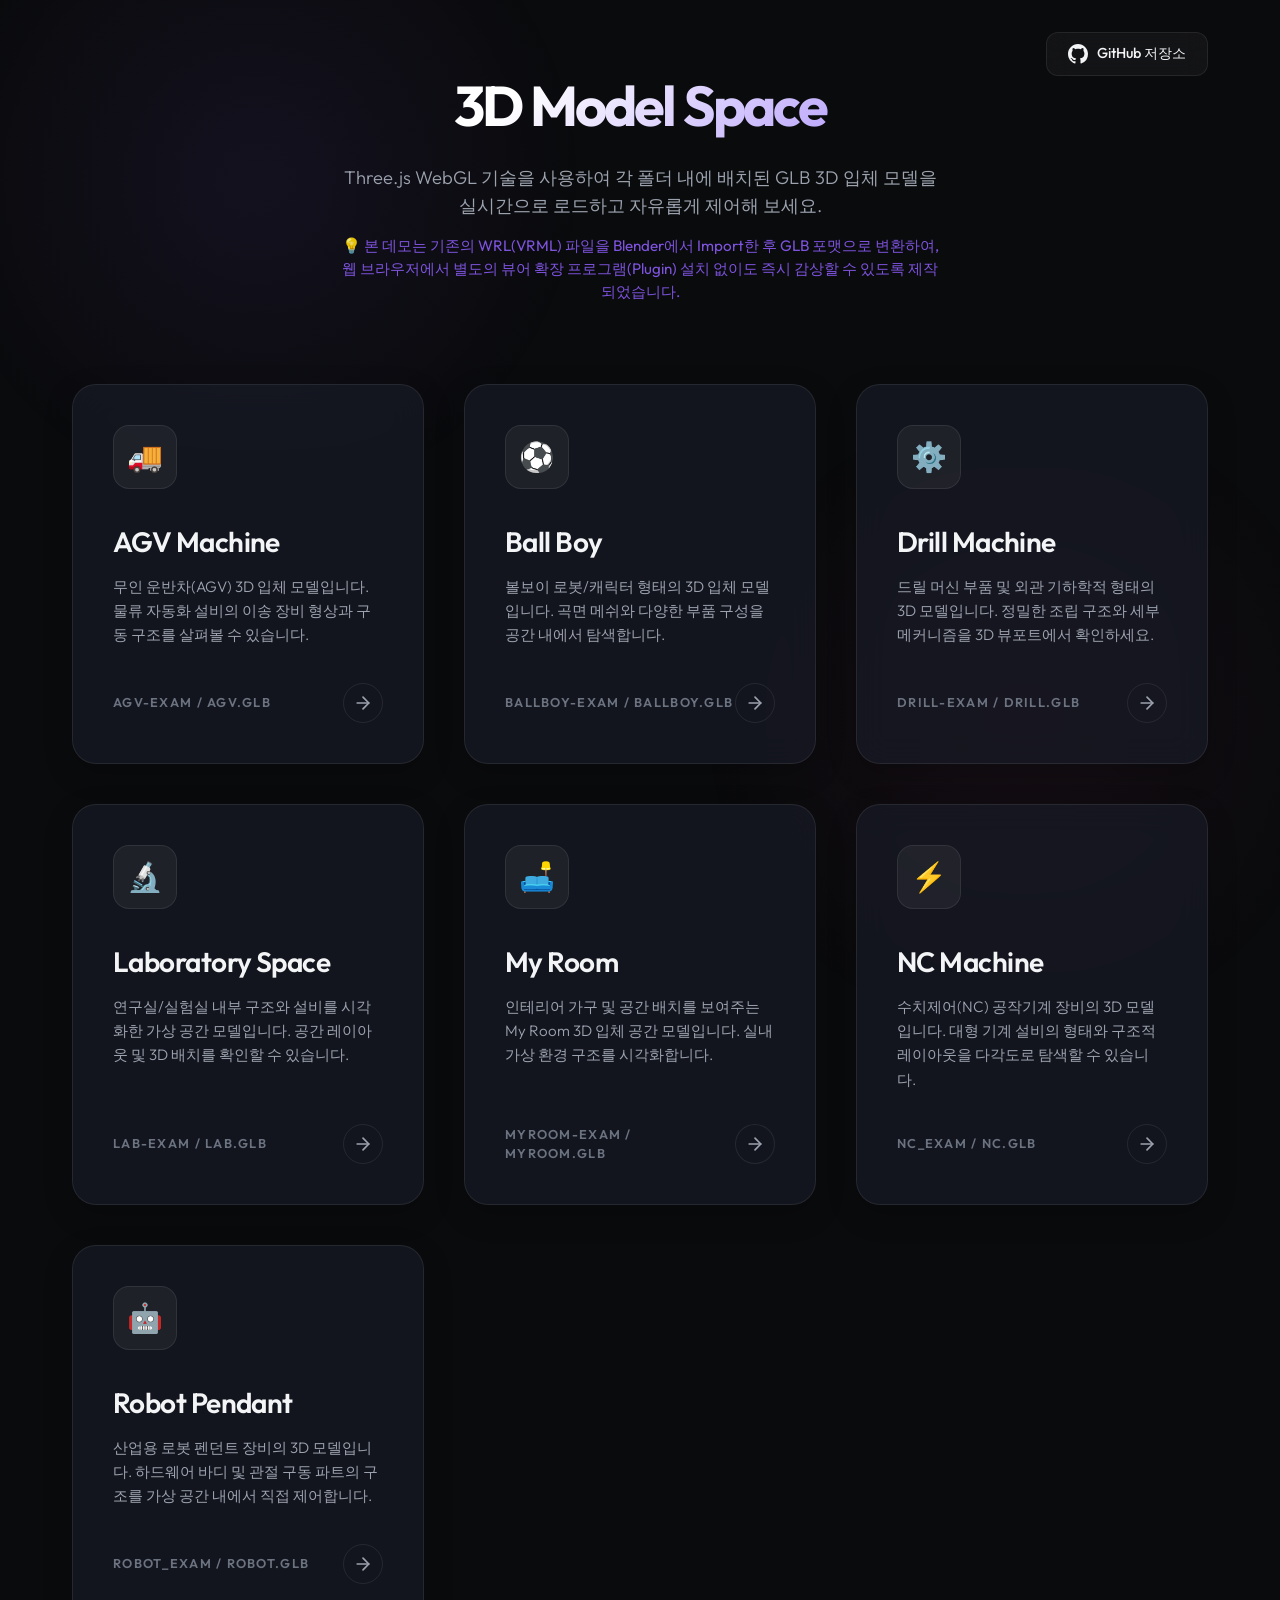
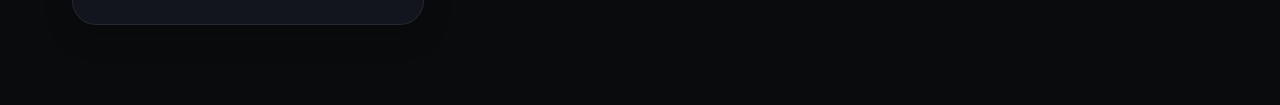
<file: demo/index.html>
<!-- 3D 모델 선택을 위한 메인 대시보드 페이지 -->
<!DOCTYPE html>
<html lang="ko">
<head>
    <meta charset="UTF-8">
    <meta name="viewport" content="width=device-width, initial-scale=1.0">
    <title>3D Model Space - Three.js Viewer</title>
    <link rel="stylesheet" href="style.css">
</head>
<body>
    <div class="bg-glow"></div>
    <div class="bg-glow-alt"></div>

    <div class="dashboard-container">
        <!-- GitHub Link Button -->
        <a href="https://github.com/ethanjoh/3d_navigation" class="github-link">
            <svg height="20" width="20" viewBox="0 0 16 16" version="1.1" aria-hidden="true">
                <path fill-rule="evenodd" d="M8 0C3.58 0 0 3.58 0 8c0 3.54 2.29 6.53 5.47 7.59.4.07.55-.17.55-.38 0-.19-.01-.82-.01-1.49-2.01.37-2.53-.49-2.69-.94-.09-.23-.48-.94-.82-1.13-.28-.15-.68-.52-.01-.53.63-.01 1.08.58 1.23.82.72 1.21 1.87.87 2.33.66.07-.52.28-.87.51-1.07-1.78-.2-3.64-.89-3.64-3.95 0-.87.31-1.59.82-2.15-.08-.2-.36-1.02.08-2.12 0 0 .67-.21 2.2.82.64-.18 1.32-.27 2-.27.68 0 1.36.09 2 .27 1.53-1.04 2.2-.82 2.2-.82.44 1.1.16 1.92.08 2.12.51.56.82 1.27.82 2.15 0 3.07-1.87 3.75-3.65 3.95.29.25.54.73.54 1.48 0 1.07-.01 1.93-.01 2.2 0 .21.15.46.55.38A8.013 8.013 0 0016 8c0-4.42-3.58-8-8-8z"></path>
            </svg>
            GitHub 저장소
        </a>

        <header class="header">
            <h1>3D Model Space</h1>
            <p>Three.js WebGL 기술을 사용하여 각 폴더 내에 배치된 GLB 3D 입체 모델을 실시간으로 로드하고 자유롭게 제어해 보세요.</p>
            <p class="header-notice" style="margin-top: 1rem; font-size: 0.95rem; color: var(--accent-primary); font-weight: 400; opacity: 0.9;">
                💡 본 데모는 기존의 WRL(VRML) 파일을 Blender에서 Import한 후 GLB 포맷으로 변환하여, 웹 브라우저에서 별도의 뷰어 확장 프로그램(Plugin) 설치 없이도 즉시 감상할 수 있도록 제작되었습니다.
            </p>
        </header>

        <main class="grid">
            <!-- AGV Machine Card -->
            <a href="viewer.html?model=agv" class="card">
                <div class="card-content">
                    <div class="card-icon">🚚</div>
                    <h2 class="card-title">AGV Machine</h2>
                    <p class="card-desc">무인 운반차(AGV) 3D 입체 모델입니다. 물류 자동화 설비의 이송 장비 형상과 구동 구조를 살펴볼 수 있습니다.</p>
                </div>
                <div class="card-footer">
                    <span class="card-tag">agv-exam / agv.glb</span>
                    <div class="card-arrow">
                        <svg width="20" height="20" viewBox="0 0 24 24" fill="none" stroke="currentColor" stroke-width="2" stroke-linecap="round" stroke-linejoin="round">
                            <line x1="5" y1="12" x2="19" y2="12"></line>
                            <polyline points="12 5 19 12 12 19"></polyline>
                        </svg>
                    </div>
                </div>
            </a>

            <!-- Ball Boy Card -->
            <a href="viewer.html?model=ballboy" class="card">
                <div class="card-content">
                    <div class="card-icon">⚽</div>
                    <h2 class="card-title">Ball Boy</h2>
                    <p class="card-desc">볼보이 로봇/캐릭터 형태의 3D 입체 모델입니다. 곡면 메쉬와 다양한 부품 구성을 공간 내에서 탐색합니다.</p>
                </div>
                <div class="card-footer">
                    <span class="card-tag">ballboy-exam / ballboy.glb</span>
                    <div class="card-arrow">
                        <svg width="20" height="20" viewBox="0 0 24 24" fill="none" stroke="currentColor" stroke-width="2" stroke-linecap="round" stroke-linejoin="round">
                            <line x1="5" y1="12" x2="19" y2="12"></line>
                            <polyline points="12 5 19 12 12 19"></polyline>
                        </svg>
                    </div>
                </div>
            </a>

            <!-- Drill Card -->
            <a href="viewer.html?model=drill" class="card">
                <div class="card-content">
                    <div class="card-icon">⚙️</div>
                    <h2 class="card-title">Drill Machine</h2>
                    <p class="card-desc">드릴 머신 부품 및 외관 기하학적 형태의 3D 모델입니다. 정밀한 조립 구조와 세부 메커니즘을 3D 뷰포트에서 확인하세요.</p>
                </div>
                <div class="card-footer">
                    <span class="card-tag">drill-exam / drill.glb</span>
                    <div class="card-arrow">
                        <svg width="20" height="20" viewBox="0 0 24 24" fill="none" stroke="currentColor" stroke-width="2" stroke-linecap="round" stroke-linejoin="round">
                            <line x1="5" y1="12" x2="19" y2="12"></line>
                            <polyline points="12 5 19 12 12 19"></polyline>
                        </svg>
                    </div>
                </div>
            </a>

            <!-- Laboratory Card -->
            <a href="viewer.html?model=lab" class="card">
                <div class="card-content">
                    <div class="card-icon">🔬</div>
                    <h2 class="card-title">Laboratory Space</h2>
                    <p class="card-desc">연구실/실험실 내부 구조와 설비를 시각화한 가상 공간 모델입니다. 공간 레이아웃 및 3D 배치를 확인할 수 있습니다.</p>
                </div>
                <div class="card-footer">
                    <span class="card-tag">lab-exam / lab.glb</span>
                    <div class="card-arrow">
                        <svg width="20" height="20" viewBox="0 0 24 24" fill="none" stroke="currentColor" stroke-width="2" stroke-linecap="round" stroke-linejoin="round">
                            <line x1="5" y1="12" x2="19" y2="12"></line>
                            <polyline points="12 5 19 12 12 19"></polyline>
                        </svg>
                    </div>
                </div>
            </a>

            <!-- My Room Card -->
            <a href="viewer.html?model=myroom" class="card">
                <div class="card-content">
                    <div class="card-icon">🛋️</div>
                    <h2 class="card-title">My Room</h2>
                    <p class="card-desc">인테리어 가구 및 공간 배치를 보여주는 My Room 3D 입체 공간 모델입니다. 실내 가상 환경 구조를 시각화합니다.</p>
                </div>
                <div class="card-footer">
                    <span class="card-tag">myroom-exam / myroom.glb</span>
                    <div class="card-arrow">
                        <svg width="20" height="20" viewBox="0 0 24 24" fill="none" stroke="currentColor" stroke-width="2" stroke-linecap="round" stroke-linejoin="round">
                            <line x1="5" y1="12" x2="19" y2="12"></line>
                            <polyline points="12 5 19 12 12 19"></polyline>
                        </svg>
                    </div>
                </div>
            </a>

            <!-- NC Machine Card -->
            <a href="viewer.html?model=nc" class="card">
                <div class="card-content">
                    <div class="card-icon">⚡</div>
                    <h2 class="card-title">NC Machine</h2>
                    <p class="card-desc">수치제어(NC) 공작기계 장비의 3D 모델입니다. 대형 기계 설비의 형태와 구조적 레이아웃을 다각도로 탐색할 수 있습니다.</p>
                </div>
                <div class="card-footer">
                    <span class="card-tag">nc_exam / nc.glb</span>
                    <div class="card-arrow">
                        <svg width="20" height="20" viewBox="0 0 24 24" fill="none" stroke="currentColor" stroke-width="2" stroke-linecap="round" stroke-linejoin="round">
                            <line x1="5" y1="12" x2="19" y2="12"></line>
                            <polyline points="12 5 19 12 12 19"></polyline>
                        </svg>
                    </div>
                </div>
            </a>

            <!-- Robot Card -->
            <a href="viewer.html?model=robot" class="card">
                <div class="card-content">
                    <div class="card-icon">🤖</div>
                    <h2 class="card-title">Robot Pendant</h2>
                    <p class="card-desc">산업용 로봇 펜던트 장비의 3D 모델입니다. 하드웨어 바디 및 관절 구동 파트의 구조를 가상 공간 내에서 직접 제어합니다.</p>
                </div>
                <div class="card-footer">
                    <span class="card-tag">robot_exam / robot.glb</span>
                    <div class="card-arrow">
                        <svg width="20" height="20" viewBox="0 0 24 24" fill="none" stroke="currentColor" stroke-width="2" stroke-linecap="round" stroke-linejoin="round">
                            <line x1="5" y1="12" x2="19" y2="12"></line>
                            <polyline points="12 5 19 12 12 19"></polyline>
                        </svg>
                    </div>
                </div>
            </a>

        </main>
    </div>
</body>
</html>
</file>
<file: demo/style.css>
/* 3D GLB 뷰어 애플리케이션의 전체 스타일 및 테마 정의 */

@import url('https://fonts.googleapis.com/css2?family=Outfit:wght@300;400;500;600;700&display=swap');

:root {
    --bg-primary: #0a0b0d;
    --bg-secondary: #12141c;
    --bg-card: rgba(25, 28, 41, 0.65);
    --border-color: rgba(255, 255, 255, 0.08);
    --border-hover: rgba(138, 92, 246, 0.4);
    
    --text-primary: #f3f4f6;
    --text-secondary: #9ca3af;
    --text-muted: #6b7280;
    
    --accent-primary: #8b5cf6; /* Violet */
    --accent-secondary: #ec4899; /* Pink */
    --accent-glow: rgba(139, 92, 246, 0.3);
    
    --transition-smooth: all 0.3s cubic-bezier(0.4, 0, 0.2, 1);
}

* {
    box-sizing: border-box;
    margin: 0;
    padding: 0;
}

body {
    font-family: 'Outfit', -apple-system, BlinkMacSystemFont, "Segoe UI", Roboto, sans-serif;
    background-color: var(--bg-primary);
    color: var(--text-primary);
    min-height: 100vh;
    overflow-x: hidden;
    line-height: 1.5;
}

/* Background Gradients */
.bg-glow {
    position: fixed;
    top: -10%;
    left: -10%;
    width: 60%;
    height: 60%;
    background: radial-gradient(circle, rgba(139, 92, 246, 0.08) 0%, rgba(0,0,0,0) 70%);
    z-index: -1;
    pointer-events: none;
}

.bg-glow-alt {
    position: fixed;
    bottom: -10%;
    right: -10%;
    width: 60%;
    height: 60%;
    background: radial-gradient(circle, rgba(236, 72, 153, 0.05) 0%, rgba(0,0,0,0) 70%);
    z-index: -1;
    pointer-events: none;
}

/* Dashboard Layout */
.dashboard-container {
    max-width: 1200px;
    margin: 0 auto;
    padding: 4rem 2rem;
    display: flex;
    flex-direction: column;
    align-items: center;
    justify-content: center;
    min-height: 100vh;
    position: relative;
}

.header {
    text-align: center;
    margin-bottom: 4rem;
}

.header h1 {
    font-size: 3.5rem;
    font-weight: 700;
    background: linear-gradient(135deg, #fff 30%, #a78bfa 100%);
    -webkit-background-clip: text;
    -webkit-text-fill-color: transparent;
    letter-spacing: -0.05em;
    margin-bottom: 1rem;
}

.header p {
    color: var(--text-secondary);
    font-size: 1.15rem;
    max-width: 600px;
    margin: 0 auto;
    font-weight: 300;
}

.grid {
    display: grid;
    grid-template-columns: repeat(auto-fit, minmax(320px, 1fr));
    gap: 2.5rem;
    width: 100%;
    padding: 1rem 0;
}

/* Glassmorphism Card */
.card {
    background: var(--bg-card);
    backdrop-filter: blur(16px);
    -webkit-backdrop-filter: blur(16px);
    border: 1px solid var(--border-color);
    border-radius: 24px;
    padding: 2.5rem;
    display: flex;
    flex-direction: column;
    justify-content: space-between;
    min-height: 380px;
    text-decoration: none;
    color: inherit;
    transition: var(--transition-smooth);
    position: relative;
    overflow: hidden;
    cursor: pointer;
    box-shadow: 0 10px 30px rgba(0, 0, 0, 0.2);
}

.card::before {
    content: '';
    position: absolute;
    top: 0;
    left: 0;
    width: 100%;
    height: 100%;
    background: linear-gradient(135deg, rgba(139, 92, 246, 0.1) 0%, rgba(236, 72, 153, 0.05) 100%);
    opacity: 0;
    transition: var(--transition-smooth);
    z-index: 0;
}

.card:hover {
    transform: translateY(-8px);
    border-color: var(--border-hover);
    box-shadow: 0 20px 40px rgba(139, 92, 246, 0.15), 0 0 0 1px var(--border-hover);
}

.card:hover::before {
    opacity: 1;
}

.card-content {
    position: relative;
    z-index: 1;
}

.card-icon {
    width: 64px;
    height: 64px;
    border-radius: 16px;
    background: rgba(255, 255, 255, 0.05);
    display: flex;
    align-items: center;
    justify-content: center;
    margin-bottom: 2rem;
    font-size: 1.8rem;
    border: 1px solid var(--border-color);
    color: var(--accent-primary);
    transition: var(--transition-smooth);
}

.card:hover .card-icon {
    background: var(--accent-primary);
    color: #fff;
    box-shadow: 0 0 20px var(--accent-glow);
    border-color: transparent;
}

.card-title {
    font-size: 1.75rem;
    font-weight: 600;
    margin-bottom: 0.75rem;
    letter-spacing: -0.02em;
}

.card-desc {
    color: var(--text-secondary);
    font-size: 0.95rem;
    line-height: 1.6;
    font-weight: 300;
}

.card-footer {
    display: flex;
    align-items: center;
    justify-content: space-between;
    margin-top: 2rem;
    position: relative;
    z-index: 1;
}

.card-tag {
    font-size: 0.8rem;
    text-transform: uppercase;
    letter-spacing: 0.1em;
    font-weight: 600;
    color: var(--text-muted);
}

.card-arrow {
    width: 40px;
    height: 40px;
    border-radius: 50%;
    border: 1px solid var(--border-color);
    display: flex;
    align-items: center;
    justify-content: center;
    transition: var(--transition-smooth);
    color: var(--text-secondary);
}

.card:hover .card-arrow {
    border-color: var(--accent-primary);
    color: var(--text-primary);
    background: rgba(139, 92, 246, 0.1);
    transform: translateX(4px);
}

/* Viewer Page Layout */
.viewer-container {
    width: 100vw;
    height: 100vh;
    position: relative;
    overflow: hidden;
}

#canvas-container {
    width: 100%;
    height: 100%;
}

/* UI Overlay */
.overlay-ui {
    position: absolute;
    top: 0;
    left: 0;
    width: 100%;
    height: 100%;
    pointer-events: none; /* Let clicks pass through to canvas */
    display: flex;
    flex-direction: column;
    justify-content: space-between;
    padding: 2rem;
}

.overlay-ui * {
    pointer-events: auto; /* Enable pointer events for actual UI elements */
}

.top-bar {
    display: flex;
    align-items: center;
    justify-content: space-between;
    width: 100%;
}

.btn-back {
    display: inline-flex;
    align-items: center;
    gap: 0.5rem;
    padding: 0.75rem 1.5rem;
    background: rgba(18, 20, 28, 0.8);
    backdrop-filter: blur(12px);
    border: 1px solid var(--border-color);
    border-radius: 12px;
    color: var(--text-primary);
    text-decoration: none;
    font-weight: 500;
    font-size: 0.95rem;
    transition: var(--transition-smooth);
}

.btn-back:hover {
    border-color: var(--accent-primary);
    box-shadow: 0 0 15px rgba(139, 92, 246, 0.2);
    transform: translateX(-2px);
}

.model-info-panel {
    background: rgba(18, 20, 28, 0.85);
    backdrop-filter: blur(16px);
    border: 1px solid var(--border-color);
    border-radius: 20px;
    padding: 1.5rem;
    max-width: 320px;
    box-shadow: 0 10px 30px rgba(0, 0, 0, 0.3);
}

.model-title {
    font-size: 1.4rem;
    font-weight: 600;
    margin-bottom: 0.5rem;
    background: linear-gradient(135deg, #fff, #a78bfa);
    -webkit-background-clip: text;
    -webkit-text-fill-color: transparent;
}

.model-desc {
    font-size: 0.85rem;
    color: var(--text-secondary);
    line-height: 1.5;
    font-weight: 300;
}

.bottom-bar {
    display: flex;
    justify-content: space-between;
    align-items: flex-end;
    width: 100%;
}

.controls-guide {
    background: rgba(18, 20, 28, 0.8);
    backdrop-filter: blur(12px);
    border: 1px solid var(--border-color);
    border-radius: 16px;
    padding: 1rem 1.25rem;
    font-size: 0.8rem;
    color: var(--text-secondary);
}

.controls-guide p {
    margin-bottom: 0.4rem;
    display: flex;
    align-items: center;
    gap: 0.5rem;
}

.controls-guide p:last-child {
    margin-bottom: 0;
}

.controls-guide strong {
    color: var(--text-primary);
    background: rgba(255, 255, 255, 0.1);
    padding: 0.15rem 0.4rem;
    border-radius: 4px;
    font-family: monospace;
}

/* Loading Screen */
.loading-screen {
    position: fixed;
    top: 0;
    left: 0;
    width: 100%;
    height: 100%;
    background-color: var(--bg-primary);
    z-index: 100;
    display: flex;
    flex-direction: column;
    align-items: center;
    justify-content: center;
    transition: opacity 0.5s ease-out;
}

.loader-container {
    width: 280px;
    text-align: center;
}

.loader-text {
    font-size: 1.1rem;
    font-weight: 500;
    margin-bottom: 1.25rem;
    letter-spacing: 0.05em;
    background: linear-gradient(135deg, #fff, #a78bfa);
    -webkit-background-clip: text;
    -webkit-text-fill-color: transparent;
}

.progress-bar-container {
    width: 100%;
    height: 6px;
    background: rgba(255, 255, 255, 0.05);
    border-radius: 10px;
    overflow: hidden;
    border: 1px solid rgba(255, 255, 255, 0.02);
}

.progress-bar {
    width: 0%;
    height: 100%;
    background: linear-gradient(90deg, var(--accent-primary) 0%, var(--accent-secondary) 100%);
    border-radius: 10px;
    transition: width 0.1s ease;
    box-shadow: 0 0 10px rgba(139, 92, 246, 0.5);
}

.progress-percentage {
    margin-top: 0.75rem;
    font-size: 0.85rem;
    color: var(--text-muted);
    font-weight: 500;
}

.error-message {
    color: #ef4444;
    font-size: 0.95rem;
    margin-top: 1rem;
    text-align: center;
    display: none;
}

/* Animations */
@keyframes pulse {
    0%, 100% { opacity: 0.6; }
    50% { opacity: 1; }
}

.pulse {
    animation: pulse 2s infinite ease-in-out;
}

/* GitHub Link Button */
.github-link {
    position: absolute;
    top: 2rem;
    right: 2rem;
    display: inline-flex;
    align-items: center;
    gap: 0.6rem;
    padding: 0.65rem 1.3rem;
    background: rgba(255, 255, 255, 0.04);
    backdrop-filter: blur(12px);
    -webkit-backdrop-filter: blur(12px);
    border: 1px solid var(--border-color);
    border-radius: 12px;
    color: var(--text-primary);
    text-decoration: none;
    font-size: 0.9rem;
    font-weight: 500;
    transition: var(--transition-smooth);
    z-index: 10;
}

.github-link:hover {
    background: rgba(255, 255, 255, 0.08);
    border-color: var(--accent-primary);
    box-shadow: 0 0 20px rgba(139, 92, 246, 0.15);
    transform: translateY(-2px);
}

.github-link svg {
    fill: currentColor;
}

/* Responsive adjustments for GitHub Link */
@media (max-width: 980px) {
    .github-link {
        position: static;
        margin-bottom: 2rem;
    }
}
</file>
